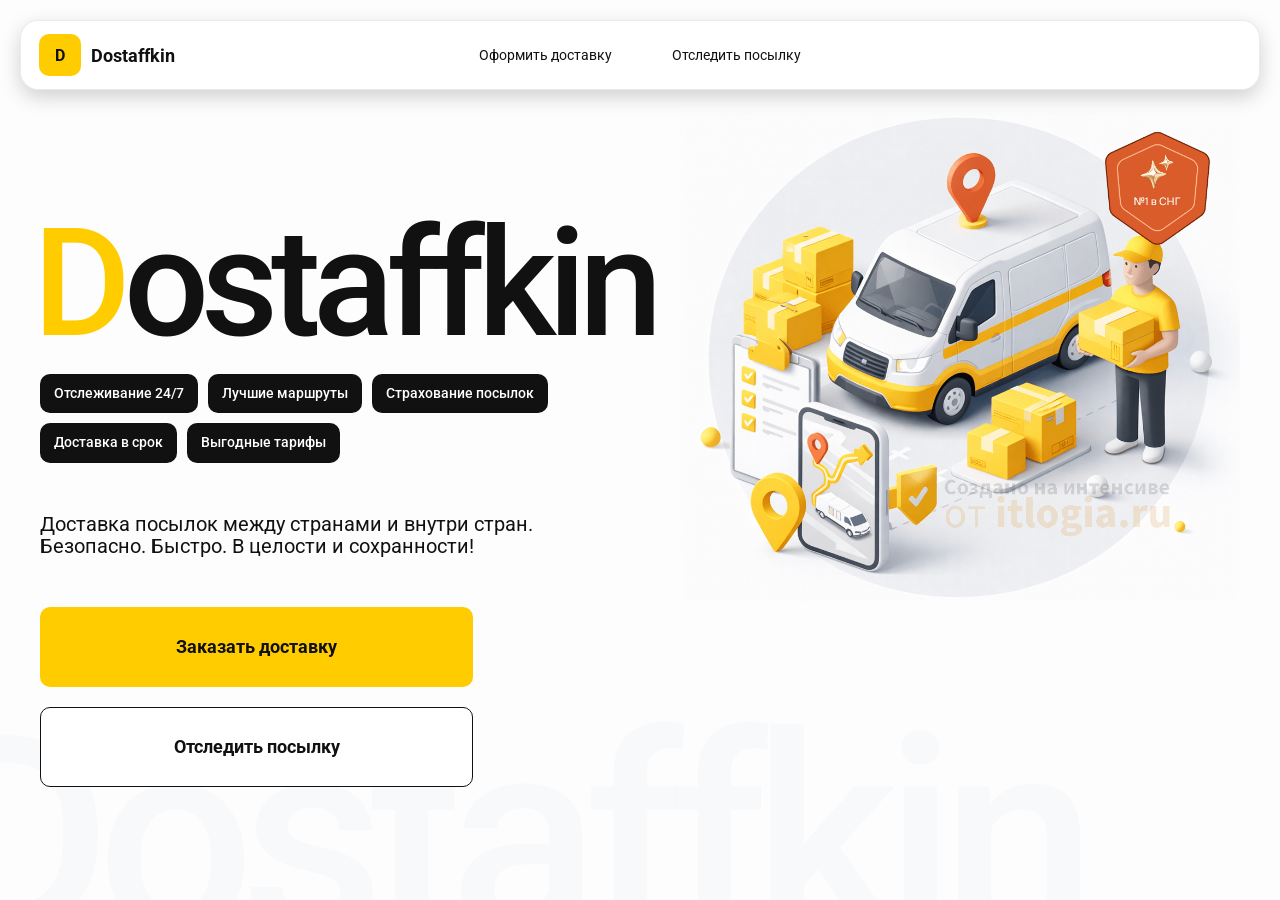
<file: index.html>
<!doctype html>
<html lang="ru">
<head>
    
    <meta charset="utf-8"/>
    <meta name="viewport" content="width=device-width,initial-scale=1,maximum-scale=1,user-scalable=0"/>
    <title>Dostaffkin — Parcel delivery between and within countries. Safe. Fast. Safe and sound!</title>
    
    <link rel="stylesheet" href="styles/base.css"/>
    <link rel="stylesheet" href="styles/base_adaptive.css"/>
    <link rel="stylesheet" href="styles/index.css"/>
    <link rel="stylesheet" href="styles/index_adaptive.css"/>
</head>
<body>
    <div class="container">
        <header class="header">
            <a class="header-brand" href="#">
                <div class="header-logo">D</div>
                <div class="header-title">Dostaffkin</div>
            </a>
            <nav class="header-menu">
                <a class="header-link" href="./order.html">Оформить <span>доставку</span></a>
                <a class="header-link" href="./track.html">Отследить <span>посылку</span></a>
            </nav>
        </header>
        <main class="main">
            <section class="main-info">
                <div class="main-title">
                    <span>D</span>ostaffkin
                </div>
                <div class="main-features">
                    <div class="main-feature">Отслеживание 24/7</div>
                    <div class="main-feature">Лучшие маршруты</div>
                    <div class="main-feature">Страхование посылок</div>
                    <div class="main-feature">Доставка в срок</div>
                    <div class="main-feature">Выгодные тарифы</div>
                </div>
                <div class="main-description">
                    Доставка посылок между странами и внутри стран.
                    Безопасно. Быстро. В целости и сохранности!
                </div>
                <div class="main-actions">
                    <a class="button" type="button" href="./order.html">Заказать доставку</a>
                    <a class="button button-white" type="button" href="./track.html">Отследить посылку</a>
                    
                </div>
            </section>
            <div class="main-title-ghost">Dostaffkin</div>

            <section class="main-image">
                <img src="images/main-image.png" alt="Main image"/>
            </section>
        </main>

    </div>

</body>
</html>
</file>
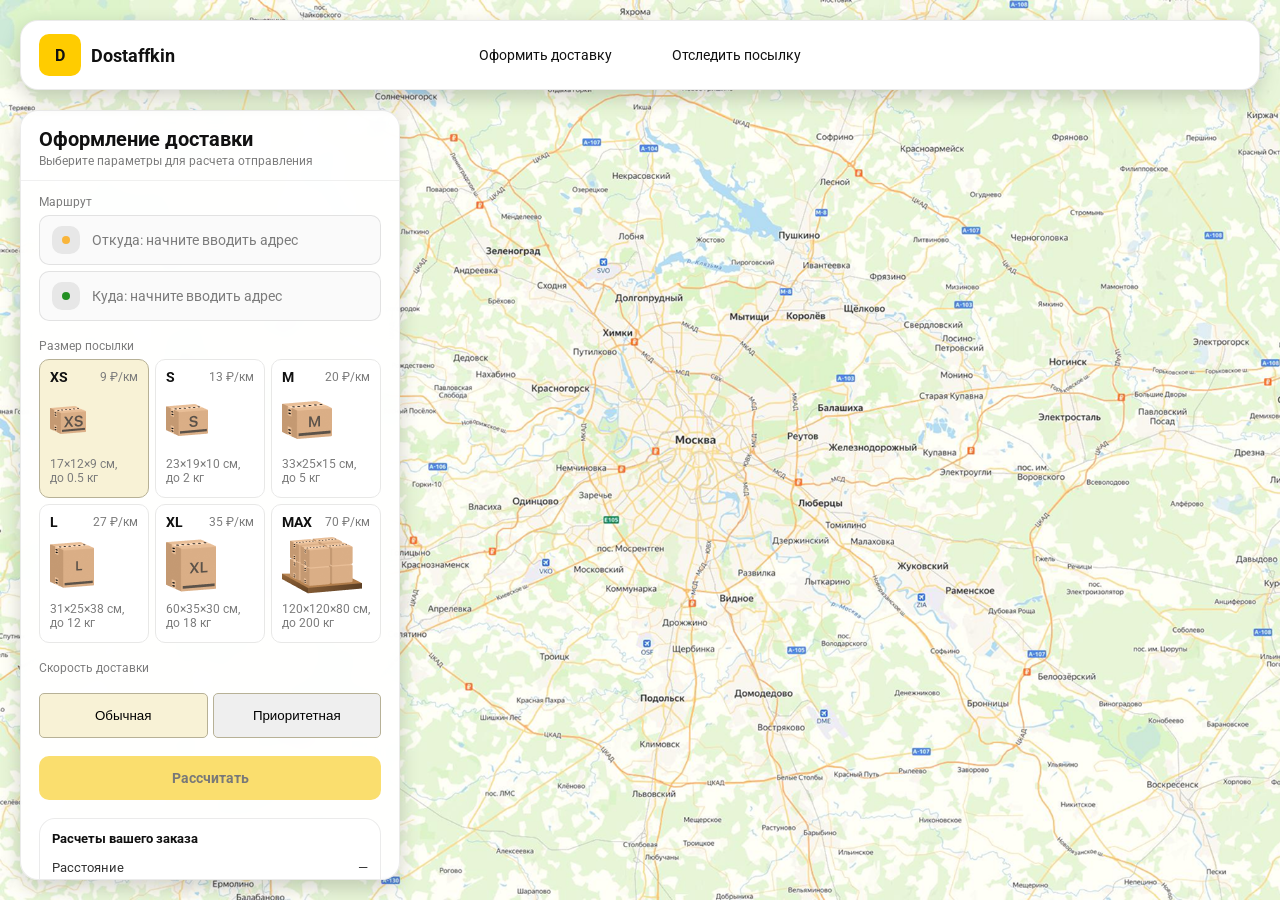
<file: order.html>
<!doctype html>
<html lang="ru">
<head>
    <meta charset="utf-8"/>
    <meta name="viewport" content="width=device-width,initial-scale=1,maximum-scale=1,user-scalable=0"/>
    <title>Оформление доставки</title>

    <link rel="stylesheet" href="styles/base.css"/>
    <link rel="stylesheet" href="styles/base_adaptive.css"/>

    <link rel="stylesheet" href="styles/order.css"/>
    <link rel="stylesheet" href="styles/order_adaptive.css"/>
</head>
<body>
    <div id="map"></div>

    <header class="header">
        <a class="header-brand" href="./index.html">
            <div class="header-logo">D</div>
            <div class="header-title">Dostaffkin</div>
        </a>
        <nav class="header-menu">
            <a class="header-link" href="#">Оформить <span>доставку</span></a>
            <a class="header-link" href="./track.html">Отследить <span>посылку</span></a>
        </nav>
    </header>

    <aside class="main" id="sidebar">
        <div class="main-header">
            <div class="main-title">Оформление доставки</div>
            <div class="main-text">Выберите параметры для расчета отправления</div>
        </div>
        <div class="main-content">
            <div class="main-route">
                <div class="main-block-title">Маршрут</div>
                <div class="main-fields">
                    <div class="main-field" id="fromField">
                        <div class="main-pin"></div>
                        <input id="from" placeholder="Откуда: начните вводить адрес" autocomplete="off"/>
                        <div class="main-ac" id="fromAc" role="listbox" aria-label="Подсказки адресов"></div>
                    </div>

                    <div class="main-field" id="toField">
                        <div class="main-pin"></div>
                        <input id="to" placeholder="Куда: начните вводить адрес" autocomplete="off"/>
                        <div class="main-ac" id="toAc" role="listbox" aria-label="Подсказки адресов"></div>
                    </div>
                </div>
            </div>

            <div class="main-package">
                <div class="main-block-title">Размер посылки</div>

                <div class="main-sizes">
                    <div class="main-size-card is-active" data-value="xs">
                        <div class="main-size-top">
                            <div class="main-size-label">XS</div>
                            <div class="main-size-rate">9 ₽/км</div>
                        </div>
                        <div class="main-size-media">
                            <img src="images/sizes/xs.png" alt="Короб XS"/>
                        </div>
                        <div class="main-size-description">17×12×9 см,<br>до 0.5 кг</div>
                    </div>

                    <div class="main-size-card" data-value="s">
                        <div class="main-size-top">
                            <div class="main-size-label">S</div>
                            <div class="main-size-rate">13 ₽/км</div>
                        </div>
                        <div class="main-size-media">
                            <img src="images/sizes/s.png" alt="Короб S"/>
                        </div>
                        <div class="main-size-description">23×19×10 см,<br>до 2 кг</div>
                    </div>

                    <div class="main-size-card" data-value="m">
                        <div class="main-size-top">
                            <div class="main-size-label">M</div>
                            <div class="main-size-rate">20 ₽/км</div>
                        </div>
                        <div class="main-size-media">
                            <img src="images/sizes/m.png" alt="Короб M"/>
                        </div>
                        <div class="main-size-description">33×25×15 см,<br>до 5 кг</div>
                    </div>

                    <div class="main-size-card" data-value="l">
                        <div class="main-size-top">
                            <div class="main-size-label">L</div>
                            <div class="main-size-rate">27 ₽/км</div>
                        </div>
                        <div class="main-size-media">
                            <img src="images/sizes/l.png" alt="Короб L"/>
                        </div>
                        <div class="main-size-description">31×25×38 см,<br>до 12 кг</div>
                    </div>

                    <div class="main-size-card" data-value="xl">
                        <div class="main-size-top">
                            <div class="main-size-label">XL</div>
                            <div class="main-size-rate">35 ₽/км</div>
                        </div>
                        <div class="main-size-media">
                            <img src="images/sizes/xl.png" alt="Короб XL"/>
                        </div>
                        <div class="main-size-description">60×35×30 см,<br>до 18 кг</div>
                    </div>

                    <div class="main-size-card" data-value="max">
                        <div class="main-size-top">
                            <div class="main-size-label">MAX</div>
                            <div class="main-size-rate">70 ₽/км</div>
                        </div>
                        <div class="main-size-media main-size-media-palleta">
                            <img src="images/sizes/max.png" alt="Паллета"/>
                        </div>
                        <div class="main-size-description">120×120×80 см,<br>до 200 кг</div>
                    </div>
                </div>
            </div>


            <!-- Домашка: -->

            <div class="main-delivery-speed">Скорость доставки</div>
            <div class="delivery-conditions">
                <button class="standard is-active">Обычная</button>
                <button class="priority">Приоритетная</button>
            </div>
            

            <div class="main-calculate-block">
                <button id="calc" class="button calculate-button" type="button" disabled>Рассчитать</button>
            </div>
            <div class="main-result" id="result">
                <div class="main-result-title">Расчеты вашего заказа</div>
                <div class="main-result-lines">
                    <div class="main-result-line"><span>Расстояние</span><span id="distanceValue">—</span></div>
                    <div class="main-result-line"><span>Доставим через</span><span id="durationValue">—</span></div>
                    <div class="main-result-line"><span>Тариф</span><span id="rateValue">—</span></div>
                </div>
                <div class="main-price">
                    <div class="main-price-label">Итого</div>
                    <div class="main-price-value" id="totalValue">—</div>
                </div>
            </div>
            
            <div class="main-order-box">
                <div class="main-order-form" id="orderForm">
                    <div class="main-order-title">Оформление доставки</div>
                    <div class="main-block-info-row">
                        <div class="main-block-title">Контакты</div>
                        <div class="order-fields">
                            <div class="main-field">
                                <input id="customerName" placeholder="Ваше имя" autocomplete="off"/>
                            </div>
                            <div class="main-field">
                                <input id="customerPhone" placeholder="Ваш телефон" autocomplete="off" inputmode="tel"/>
                            </div>
                        </div>
                    </div>
                    <div class="main-block-info-row extra-info">
                        <div class="main-block-title">Дополнительная информация</div>
                        <div class="main-field textarea">
                            <textarea id="comment" placeholder="Детали доставки и комментарии"></textarea>
                        </div>
                    </div>
                    <button id="submit" class="button main-submit-request" type="button" disabled>Отправить
                        заявку
                    </button>
                </div>

                <div class="main-order-success" id="orderSuccess">
                    <div class="main-success-icon">✓</div>
                    <div class="main-success-title">Заявка отправлена!</div>
                    <div class="main-success-title">Номер отправления – <span id="orderId"></span></div>
                    <div class="main-success-subtitle">Мы скоро свяжемся с вами</div>
                </div>
            </div>

        </div>
    </aside>

    


</body>
</html>
</file>
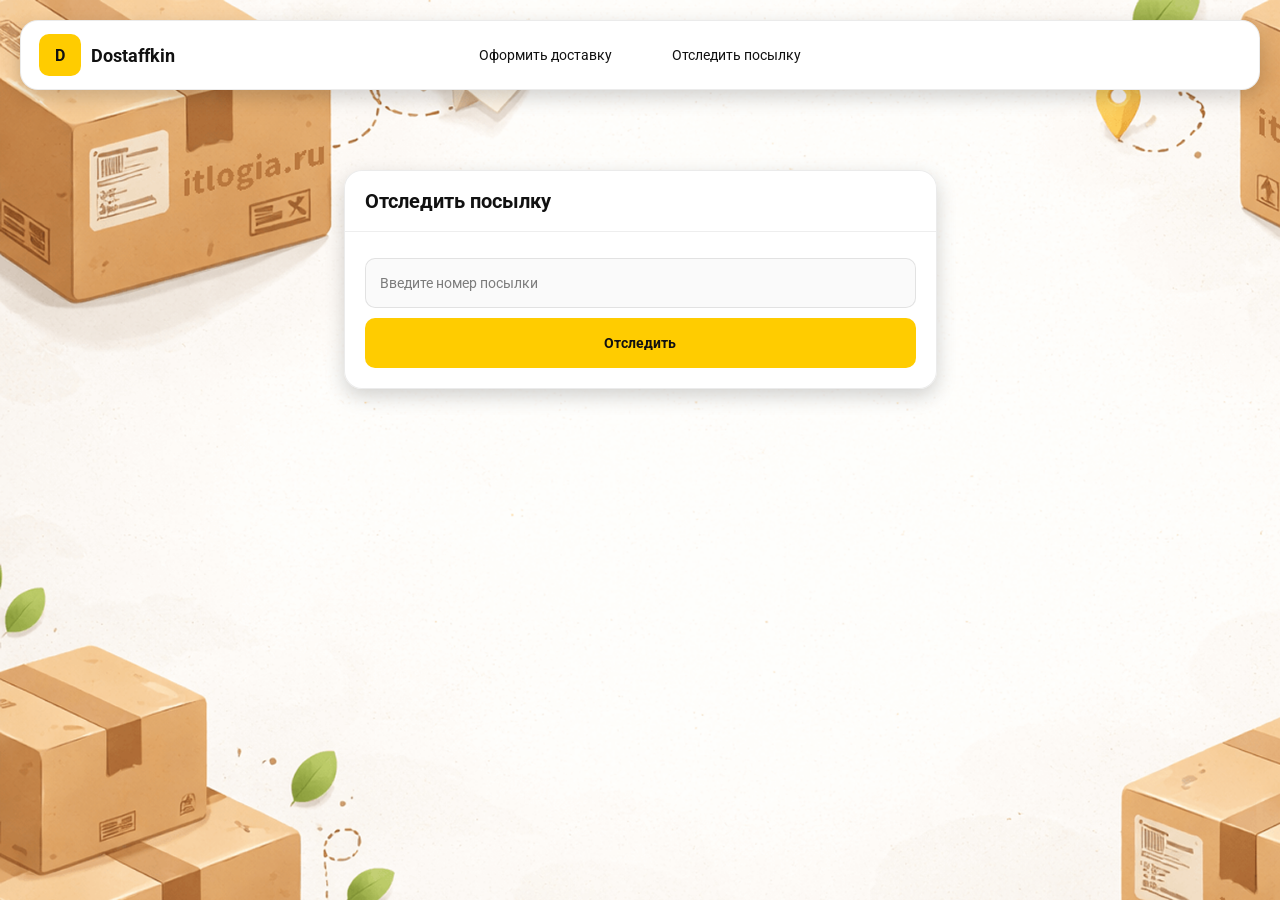
<file: track.html>
<!doctype html>
<html lang="ru">
<head>
    <meta charset="utf-8"/>
    <meta name="viewport" content="width=device-width,initial-scale=1,maximum-scale=1,user-scalable=0"/>
    <title>Отследить посылку</title>
    <link rel="stylesheet" href="styles/base.css"/>
    <link rel="stylesheet" href="styles/base_adaptive.css"/>

    <link rel="stylesheet" href="styles/track.css"/>
    <link rel="stylesheet" href="styles/track_adaptive.css"/>
</head>
<body>
    <div class="container">
        <header class="header">
            <a class="header-brand" href="./index.html">
                <div class="header-logo">D</div>
                <div class="header-title">Dostaffkin</div>
            </a>
            <nav class="header-menu">
                <a class="header-link" href="./order.html">Оформить <span>доставку</span></a>
                <a class="header-link" href="#">Отследить <span>посылку</span></a>
            </nav>
        </header>
        <main class="track-content">
            <section class="track-card track-search">
                <div class="track-title">Отследить посылку</div>
                <div class="track-action">
                    <div class="main-field track-field">
                        <input id="trackNumber" placeholder="Введите номер посылки" autocomplete="off"/>
                    </div>
                    <button id="trackButton" class="button track-button" type="button">Отследить</button>
                </div>
            </section>

            <section class="track-card track-result" id="trackResult">
                <div class="track-result-header">
                    <div class="track-id" id="trackIdValue"></div>
                    <div class="track-routes">
                        <div class="track-route">
                            <div class="track-route-pin">
                                <svg xmlns="http://www.w3.org/2000/svg" fill="none" viewBox="0 0 24 24" stroke-width="1.5"
                                    stroke="orange" class="size-6">
                                    <path stroke-linecap="round" stroke-linejoin="round"
                                        d="M15 10.5a3 3 0 1 1-6 0 3 3 0 0 1 6 0Z"/>
                                    <path stroke-linecap="round" stroke-linejoin="round"
                                        d="M19.5 10.5c0 7.142-7.5 11.25-7.5 11.25S4.5 17.642 4.5 10.5a7.5 7.5 0 1 1 15 0Z"/>
                                </svg>
                            </div>
                            <div class="track-route-address" id="trackFromValue">
                                Откуда: Москва, улица Арбат, 1
                            </div>
                        </div>
                        <div class="track-route track-route-arrow">
                            <svg xmlns="http://www.w3.org/2000/svg" fill="none" viewBox="0 0 24 24" stroke-width="1.5"
                                stroke="currentColor" class="size-6">
                                <path stroke-linecap="round" stroke-linejoin="round"
                                    d="M19.5 13.5 12 21m0 0-7.5-7.5M12 21V3"/>
                            </svg>
                        </div>
                        <div class="track-route">
                            <div class="track-route-pin">
                                <svg xmlns="http://www.w3.org/2000/svg" fill="none" viewBox="0 0 24 24" stroke-width="1.5"
                                    stroke="green" class="size-6">
                                    <path stroke-linecap="round" stroke-linejoin="round"
                                        d="M15 10.5a3 3 0 1 1-6 0 3 3 0 0 1 6 0Z"/>
                                    <path stroke-linecap="round" stroke-linejoin="round"
                                        d="M19.5 10.5c0 7.142-7.5 11.25-7.5 11.25S4.5 17.642 4.5 10.5a7.5 7.5 0 1 1 15 0Z"/>
                                </svg>
                            </div>
                            <div class="track-route-address" id="trackToValue">
                                Куда: Минск, проспект Независимости, 58
                            </div>
                        </div>
                    </div>
                </div>
                <div class="track-info">
                    <div class="track-status-title">Статус данной посылки:</div>
                    <div class="track-status-list" id="trackStatusList">


                        <div class="track-status created">
                            <img src="images/icons/created.svg" class="track-status-icon" alt="Created">
                            <div class="track-status-text">
                                <div class="track-status-text-state">Создан</div>
                                <div class="track-status-text-date">10.01.2026</div>
                            </div>
                        </div>

                        <div class="track-status in-way">
                            <img src="images/icons/in-way.svg" class="track-status-icon" alt="In way">
                            <div class="track-status-text">
                                <div class="track-status-text-state">В пути: Москва</div>
                                <div class="track-status-text-date">18.01.2026</div>
                            </div>
                        </div>

                        <div class="track-status ready">
                            <img src="images/icons/ready.svg" class="track-status-icon" alt="Ready">
                            <div class="track-status-text">
                                <div class="track-status-text-state">Готов к выдаче</div>
                                <div class="track-status-text-date">25.01.2026</div>
                            </div>
                        </div>

                        <div class="track-status done">
                            <img src="images/icons/done.svg" class="track-status-icon" alt="Done">
                            <div class="track-status-text">
                                <div class="track-status-text-state">Вручен</div>
                                <div class="track-status-text-date">27.01.2026</div>
                            </div>
                        </div>

                    </div>
                </div>
            </section>
        </main>
    </div>



</body>
</html>
</file>
<file: styles/base.css>
*, *::before, *::after {
    box-sizing: border-box;
}

@font-face {
    font-family: "Roboto";
    src: url("../fonts/Roboto-Regular.ttf");
    font-weight: normal;
}

@font-face {
    font-family: "Roboto";
    src: url("../fonts/Roboto-Bold.ttf");
    font-weight: bold;
}

@font-face {
    font-family: "Roboto";
    src: url("../fonts/Roboto-Medium.ttf");
    font-weight: 500;
}

html, body {
    margin: 0;
    color: #111111;
    font-family: "Roboto", sans-serif;
}

body {
    background: #FDFDFD;
}


.header {
    border-radius: 18px;
    box-shadow: 0 7px 20px 0 #0000002E;
    backdrop-filter: blur(10px);
    background: #ffffff;
    left: 20px;
    border: 1px solid rgba(0, 0, 0, 0.08);
    position: fixed;
    right: 20px;
    top: 20px;
    padding: 14px 18px;
    height: 70px;
    display: flex;
    align-items: center;
    z-index: 6;
}
.header-brand {
    display: flex;
    align-items: center;
    text-decoration: none;
    gap: 10px;
}

.header-logo {
    width: 42px;
    height: 42px;
    border-radius: 10px;
    background: #FFCC00;
    display: grid;
    place-items: center;
    font-weight: bold;
    color: #111;
}

.header-title {
    font-size: 18px;
    font-weight: bold;
    color: #111111;
    text-decoration: none;
}
.header-menu {
    display: flex;
    align-items: center;
    gap: 60px;
    margin: 0;
    position: absolute;
    left: 50%;
    transform: translateX(-50%);
}
.header-link {
    font-size: 14px;
    color: #111111;
    text-decoration: none;
}

.button {
    border: 0;
    outline: none;
    height: 44px;
    border-radius: 10px;
    font-size: 14px;
    font-weight: bold;
    cursor: pointer;
    font-family: inherit;
    transition: transform .08s ease, opacity .12s ease;
    background: #ffcc00;
    color: #111111;
    text-align: center;
    text-decoration: none;
}

.button:hover {
    background-color: #E5BC19;
}

.button:disabled {
    cursor: not-allowed;
    background-color: #FADE6E;
    color: #787878;
    transform: none;
}

.button.button-white {
    background: #ffffff;
    border: 1px solid #111111;
}

.button.button-white:hover {
    background: rgb(241 241 241);
}

.main-field {
    display: flex;
    align-items: center;
    margin-top: 6px;
    gap: 10px;
    border: 1px solid #1111111A;
    background: #FAFAFA;
    border-radius: 10px;
    padding: 10px 12px;
    position: relative;
    box-sizing: border-box;
    height: 50px;
}
.main-field.textarea {
    height: auto;
}
.main-pin {
    width: 28px;
    height: 28px;
    border-radius: 10px;
    background: rgba(17, 17, 17, 0.08);
    display: grid;
    place-items: center;
    flex: 0 0 auto;
    position: relative;
}
.main-pin::before {
    content: "";
    width: 8px;
    height: 8px;
    border-radius: 999px;
    background: orange;
    opacity: .75;
    display: block;
}
.main-field:last-child .main-pin::before {
    background: green;
    opacity: .85;
}
input, textarea {
    width: 100%;
    border: 0;
    outline: none;
    background: transparent;
    font-size: 14px;
    color: #111111;
    font-family: inherit;
}
textarea {
    resize: vertical;
    min-height: 72px;
    padding: 2px 0;
}
input::placeholder, textarea::placeholder {
    color: #7C7C7C;
}
.main-field:focus-within {
    border-color: rgba(0, 0, 0, 0.20);
    box-shadow: 0 0 0 4px rgba(255, 204, 0, 0.35);
    background: rgba(255, 255, 255, 0.75);
}
</file>
<file: styles/base_adaptive.css>
@media (max-width: 767px) {
    .header {
        left: 10px;
        right: 10px;
        top: 10px;
    }

    .header-link span {
        display: none;
    }

    .header-menu {
        gap: 20px;
        justify-content: flex-start;
        margin: 0 0 0 30px;
        position: static;
        transform: none;
    }
}

@media (max-width: 420px) {
    .header-title {
        display: none;
    }
}

@media (max-width: 374px) {
    .header-menu {
        gap: 10px;
        margin: 0 0 0 10px;
    }
}
</file>
<file: styles/index.css>
.container {
    overflow: hidden;
    min-height: 100vh;
}

.main {
    padding: 111px 40px 40px;
    position: relative;
    display: flex;
}
.main-info {
    max-width: 840px;
    width: 100%;
    position: relative;
}
.main-title {
    margin-top: 98px;
    font-weight: 500;
    font-size: 200px;
    line-height: 1;
    letter-spacing: -0.05em;
    color: #111111;
    left: -15px;
    position: relative;
}
.main-title span {
    color: #ffcc00;
}
.main-features {
    margin-top: 15px;
    display: flex;
    flex-wrap: wrap;
    gap: 10px;
}

.main-feature {
    background: #111111;
    color: #ffffff;
    padding: 12px 14px;
    font-weight: 500;
    font-size: 14px;
    line-height: 1.1;
    border-radius: 10px;
}
.main-description {
    margin-top: 50px;
    max-width: 500px;
    font-size: 20px;
    line-height: 1.1;
    color: #111111;
}
.main-actions {
    margin-top: 50px;
    display: flex;
    flex-direction: column;
    gap: 20px;
}
.main-actions .button {
    height: 80px;
    width: 433px;
    font-size: 18px;
    font-weight: bold;
    place-items: center;
    display: grid;
}
.main-title-ghost {
    position: absolute;
    z-index: -1;
    left: -70px;
    bottom: -150px;
    font-weight: 500;
    font-size: 278px;
    line-height: 1;
    letter-spacing: -0.05em;
    color: #ECEDF04D;
}
.main-image {
    width: 1024px;
    top: 100px;
    z-index: -2;
}

.main-image img {
    width: 100%;
    max-width: 1024px;
    height: auto;
    display: block;
}
</file>
<file: styles/index_adaptive.css>
@media (max-width: 1760px) {
    .main-title {
        font-size: 150px;
        left: -7px;
    }

    .main-info {
        max-width: 640px;
    }
}

@media (max-width: 1200px) {
    .main-info {
        max-width: 540px;
    }

    .main {
        padding: 111px 20px 20px;
    }

    .main-title {
        font-size: 120px;
        left: -4px;
    }

    .main-title-ghost {
        font-size: 220px;
    }
}

@media (max-width: 1024px) {
    .main-title {
        margin-top: 30px;
    }

    .main {
        flex-direction: column-reverse;
    }

    .main-image {
        max-width: 350px;
        position: absolute;
        left: 370px;
        top: 370px;
    }

    .main-info {
        max-width: 100%;
    }

    .main-actions {
        gap: 10px;
    }

    .main-actions .button {
        height: 50px;
        font-size: 14px;
        width: auto;
        max-width: 300px;
    }

    .main-description {
        max-width: 350px;
    }
}

@media (max-width: 570px) {
    .main-title {
        font-size: 88px;
    }

    .main-description {
        max-width: 100%
    }

    .main-actions {
       width: 100%;
    }

    .main-actions .button {
        width: 100%;
        max-width: 100%
    }

    .main-image {
        max-width: 650px;
        position: absolute;
        left: 170px;
        top: 70px;
        opacity: 0.2;
    }
}

@media (max-width: 400px) {
    .main-title {
        font-size: 70px;
    }
}
</file>
<file: styles/order.css>
#map {
    background-image: url("../images/image-bg.png");
    background-size: cover;
    position: fixed;
    inset: 0;
}
.main {
    border-radius: 18px;
    box-shadow: 0 7px 20px 0 #0000002E;
    backdrop-filter: blur(10px);
    background: rgba(255, 255, 255, 0.96);
    left: 20px;
    border: 1px solid rgba(0, 0, 0, 0.08);
    position: fixed;
    top: 110px;
    bottom: 20px;
    width: 380px;
    display: flex;
    flex-direction: column;
    overflow: hidden;
    z-index: 5;
}
.main-header {
    padding: 18px 18px 12px 18px;
    border-bottom: 1px solid rgba(0, 0, 0, 0.06);
    display: flex;
    flex-direction: column;
}

.main-title {
    font-size: 20px;
    line-height: 100%;
    font-weight: bold;
}

.main-text {
    font-size: 12px;
    margin-top: 5px;
    color: #7C7C7C;
}
.main-content {
    padding: 14px 18px 18px 18px;
    overflow: auto;
    scrollbar-width: none;
    display: flex;
    flex-direction: column;
    gap: 18px;
    flex: 1;
}
.main-block-title {
    font-size: 12px;
    color: #7C7C7C;
}

.main-route .main-block-title,
.main-package .main-block-title {
    margin-bottom: 6px;
}
.main-sizes {
    display: grid;
    gap: 6px;
    grid-template-columns: repeat(3, 1fr);
}

.main-size-card {
    border: 1px solid #E8E8E7;
    background: #FFFFFF;
    border-radius: 10px;
    padding: 10px;
    cursor: pointer;
    user-select: none;
    transition: transform .08s ease, border-color .12s ease, background .12s ease;
    min-height: 139px;
}

.main-size-card:hover {
    transform: translateY(-1px);
}

.main-size-card.is-active {
    background-color: #F8F2D6;
    border-color: #B7B196;
}


/* Домашка */

.main-delivery-speed {
    font-size: 12px;
    color: #7C7C7C;
}
.delivery-conditions {
    display: flex;
    flex-wrap: nowrap;
    justify-content: center;
    gap: 5px;
}

.standard{
    border: 1px solid #E8E8E7;
    border-radius: 5px;
    cursor: pointer;
    width: 50%;
    height: 45px;
}
.standard.is-active {
    background-color: #F8F2D6;;
    border-color: #B7B196;
}

.priority {
    border: 1px solid #E8E8E7;
    border-color: #B7B196;
    border-radius: 5px;
    cursor: pointer;
    width: 50%;
    height: 45px;
}



.main-size-top {
    display: flex;
    align-items: center;
    justify-content: space-between;
}
.main-size-label {
    font-weight: bold;
    font-size: 14px;
    color: #111111;
    line-height: 100%;
}
.main-size-rate {
    font-size: 12px;
    color: #7C7C7C;
    line-height: 100%;
}
.main-size-media {
    margin-top: 8px;
    height: 57px;
}
.main-size-description {
    margin-top: 8px;
    font-size: 12px;
    color: #7C7C7C;
    line-height: 1.2;
}
.calculate-button {
    width: 100%;
}
.main-result {
    border: 1px solid rgba(0, 0, 0, 0.08);
    background: rgba(255, 255, 255, 0.75);
    border-radius: 16px;
    padding: 12px;
    line-height: 1.25;
}

.main-result-title {
    font-weight: bold;
    font-size: 13px;
    color: #111111;
    margin-bottom: 13px;
}

.main-result-lines {
    gap: 8px;
    display: flex;
    flex-direction: column;
}

.main-result-line {
    font-size: 13px;
    color: rgba(17, 17, 17, 0.85);
    display: flex;
    justify-content: space-between;
}

.main-price {
    margin-top: 18px;
    padding-top: 10px;
    border-top: 1px dashed rgba(0, 0, 0, 0.12);
    display: flex;
    align-items: baseline;
    justify-content: space-between;
}

.main-price-label {
    font-size: 12px;
    color: rgba(17, 17, 17, 0.55);
}

.main-price-value {
    font-size: 20px;
    font-weight: bold;
    color: #111111;
    letter-spacing: -0.3px;
}
.main-order-box {
    background: #ffffff;
    border: 1px solid #E8E8E7;
    border-radius: 10px;
    padding: 12px;
}

.main-order-title {
    margin-bottom: 8px;
    font-weight: bold;
    font-size: 14px;
    color: #111111;
}

.main-block-info {
    display: flex;
    flex-direction: column;
    gap: 6px;
}

.order-fields {
    display: grid;
    grid-template-columns: 1fr 1fr;
    column-gap: 10px;
    margin-top: 6px;
}

.main-block-info-row.extra-info {
    display: block;
    margin-top: 13px;
}

.main-submit-request {
    width: 100%;
    margin-top: 6px;
}

.main-order-success {
    display: none;
    text-align: center;
    padding: 22px 12px;
    gap: 12px;
}

.main-order-success.is-visible {
    display: flex;
    flex-direction: column;
    align-items: center;
}

.main-success-icon {
    width: 56px;
    height: 56px;
    border-radius: 50%;
    background: #16a34a;
    color: #ffffff;
    display: grid;
    place-items: center;
    font-size: 30px;
}

.main-success-title {
    font-size: 14px;
    font-weight: bold;
    color: #111111;
}

.main-success-subtitle {
    font-size: 12px;
    color: rgba(17, 17, 17, 0.55);
    line-height: 1.3;
}
</file>
<file: styles/order_adaptive.css>
@media (max-width: 767px) {
    .main {
        left: 10px;
        right: 10px;
        top: 50%;
        bottom: 12px;
        width: auto;
        max-width: none;
    }
}

@media (max-width: 420px) {
    .main-sizes {
        grid-template-columns: repeat(2, 1fr);
    }
}
</file>
<file: styles/track.css>
.container {
    background: #F4F4F4 url("../images/track-bg.png");
    background-size: cover;
    min-height: 100vh;
    padding: 170px 0 50px 0;
}
.track-content {
    width: 593px;
    margin: 0 auto;
}
.track-card {
    width: 100%;
    border-radius: 18px;
    box-shadow: 0 7px 20px 0 #0000002E;
    backdrop-filter: blur(10px);
    background: rgba(255, 255, 255, 0.96);
    border: 1px solid rgba(0, 0, 0, 0.08);
}

.track-title {
    font-size: 20px;
    line-height: 100%;
    font-weight: bold;
    border-bottom: 1px solid #EEEEEE;
    padding: 20px;
}

.track-action {
    padding: 20px;
}

.track-button {
    width: 100%;
    height: 50px;
}

.track-field {
    margin-bottom: 10px;
}
.track-result {
    margin-top: 5px;
    display: none;
}

.track-result.is-visible {
    display: block;
}

.track-result-header {
    font-weight: bold;
    font-size: 14px;
    color: #111111;
    padding: 20px;
    border-bottom: 1px solid #EEEEEE;
}

.track-id {
    margin-bottom: 12px;
    font-size: 20px;
}

.track-routes {
    display: flex;
    flex-direction: column;
    gap: 10px;
    font-weight: normal;
}

.track-route {
    display: flex;
    align-items: center;
    gap: 10px;
}

.track-route-pin {
    width: 24px;
    height: 24px;
    flex-shrink: 0;
}

.track-route-arrow {
    padding: 15px 0;
    width: 24px;
    height: 24px;
}

.track-info {
    padding: 20px;
}

.track-status {
    display: flex;
    align-items: center;
    font-size: 12px;
    gap: 10px;
}

.track-status-title {
    font-size: 14px;
    color: #111111;
    margin-bottom: 20px;
}

.track-status-list {
    display: flex;
    flex-direction: column;
    gap: 15px;
}

.track-status-icon {
    width: 40px;
    height: 40px;
    border-radius: 50%;
    background: rgba(17, 17, 17, 0.08);
    display: grid;
    place-items: center;
    flex: 0 0 auto;
}

.track-status.created .track-status-icon {
    background-color: #F1CB00;
}

.track-status.in-way .track-status-icon {
    background-color: #F08A11;
}

.track-status.ready .track-status-icon {
    background-color: #A35D0A;
}

.track-status.done .track-status-icon {
    background-color: #37C93B;
}

.track-status-text {
    display: flex;
    align-items: center;
    justify-content: space-between;
    color: #111111;
    font-size: 12px;
    flex: 1;
}

.track-status-date {
    color: rgba(17, 17, 17, 0.55);
}
</file>
<file: styles/track_adaptive.css>
@media (max-width: 767px) {
    .container {
        padding: 130px 0 50px 0;
    }

    .track-content {
        width: 100%;
        padding-left: 10px;
        padding-right: 10px;
    }

    .track-result-header {
        padding: 20px;
    }
}
</file>
